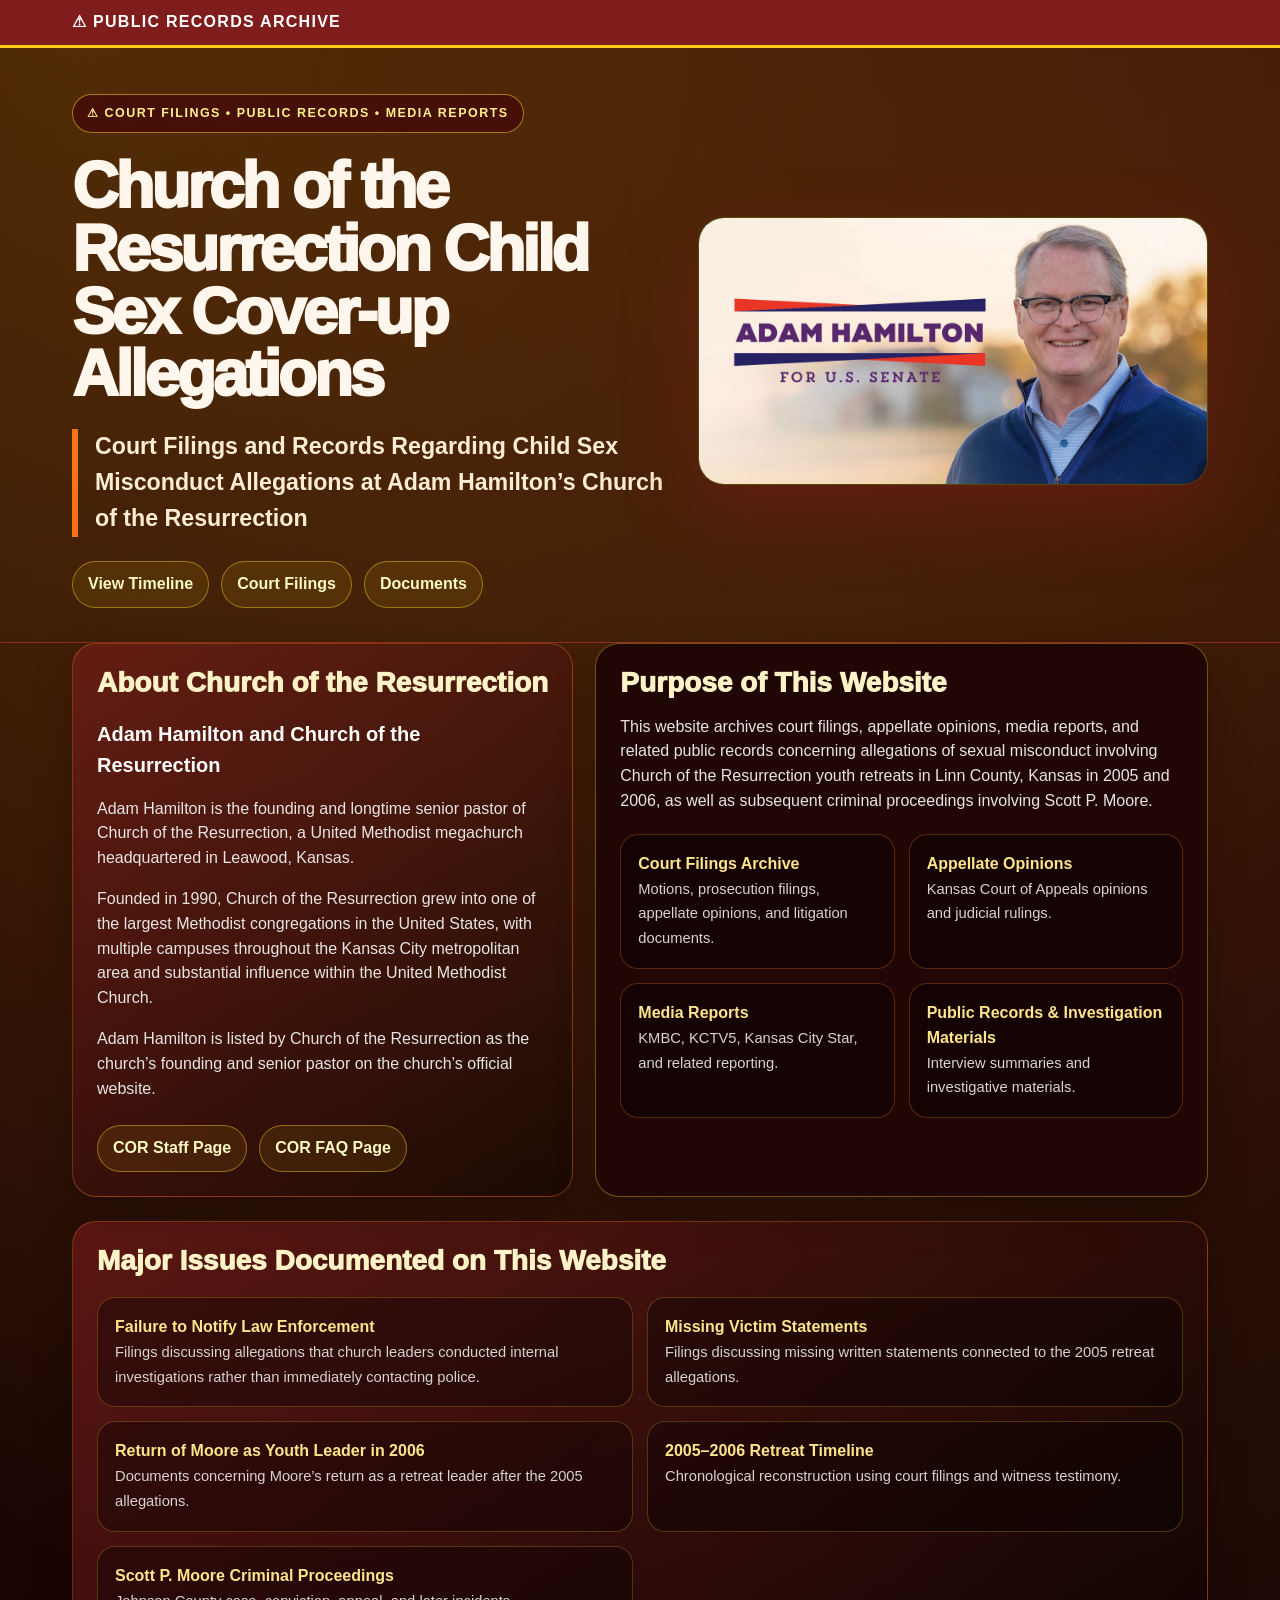
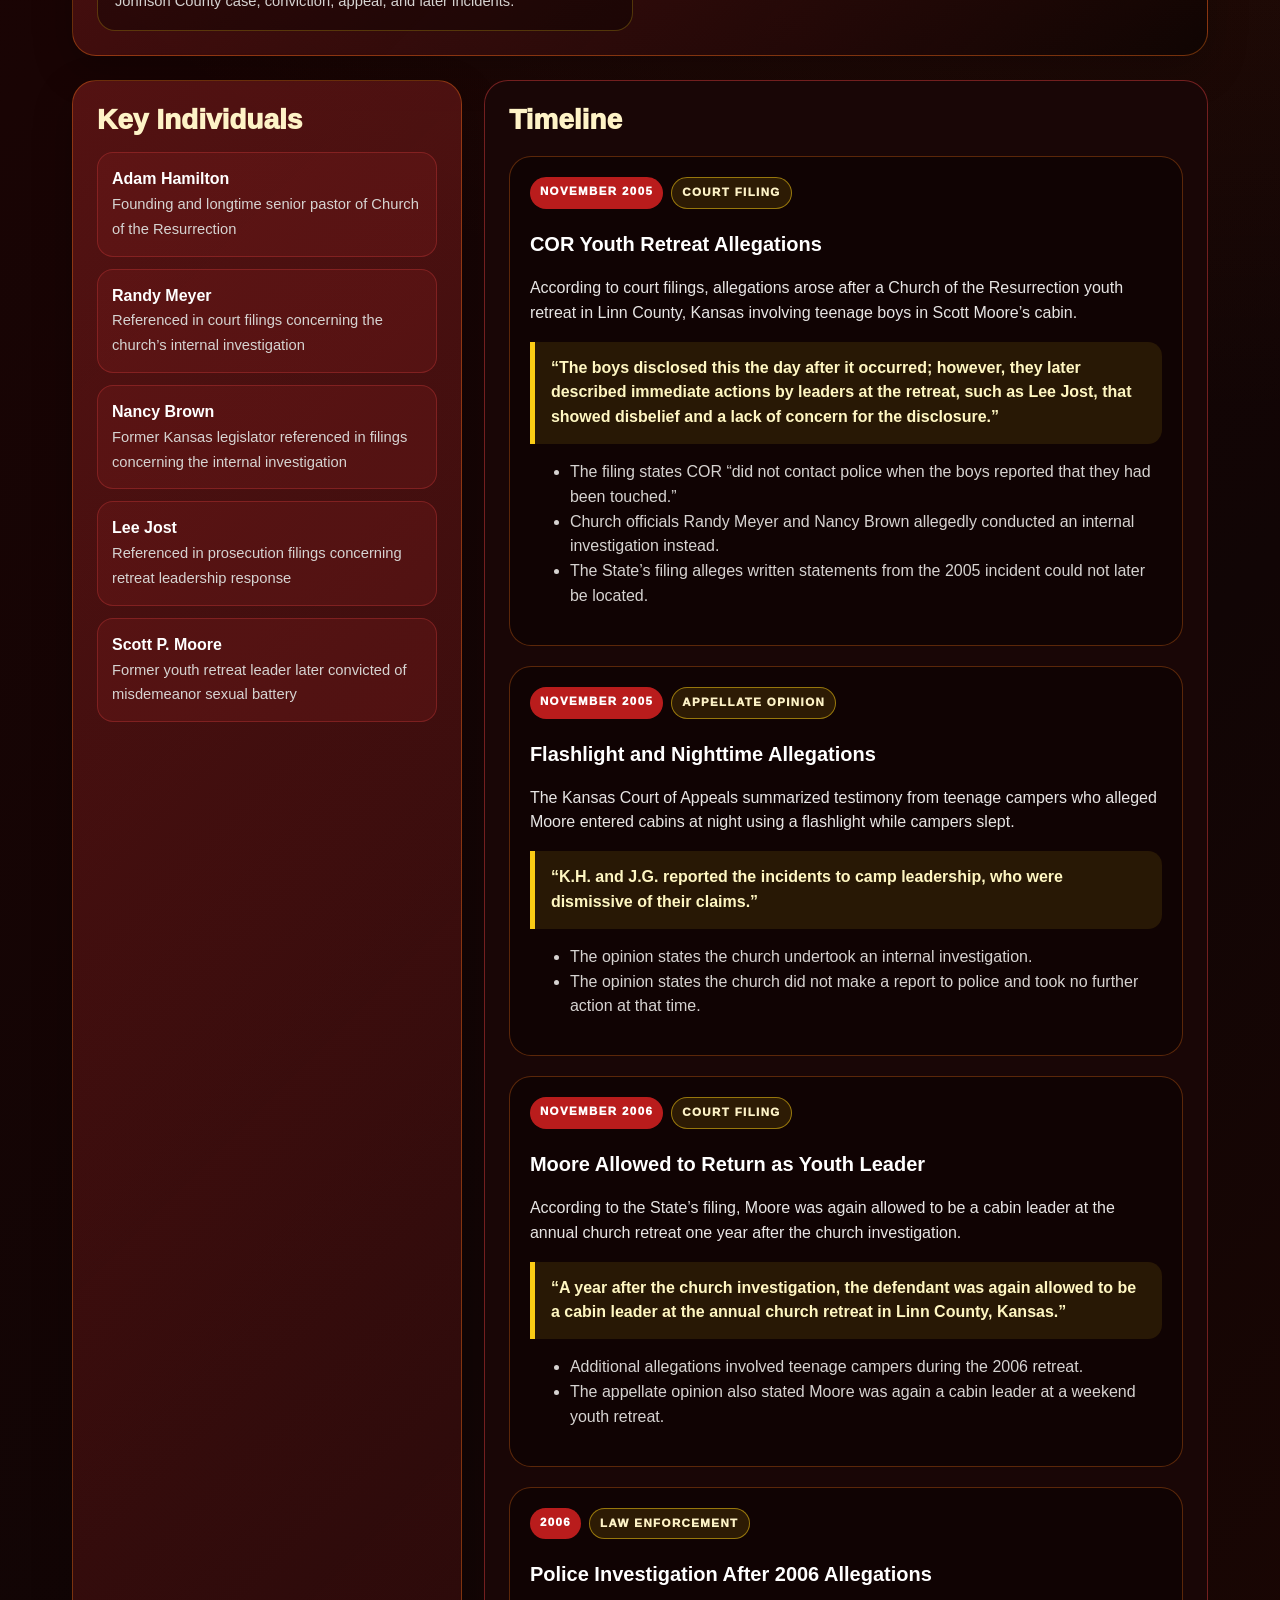
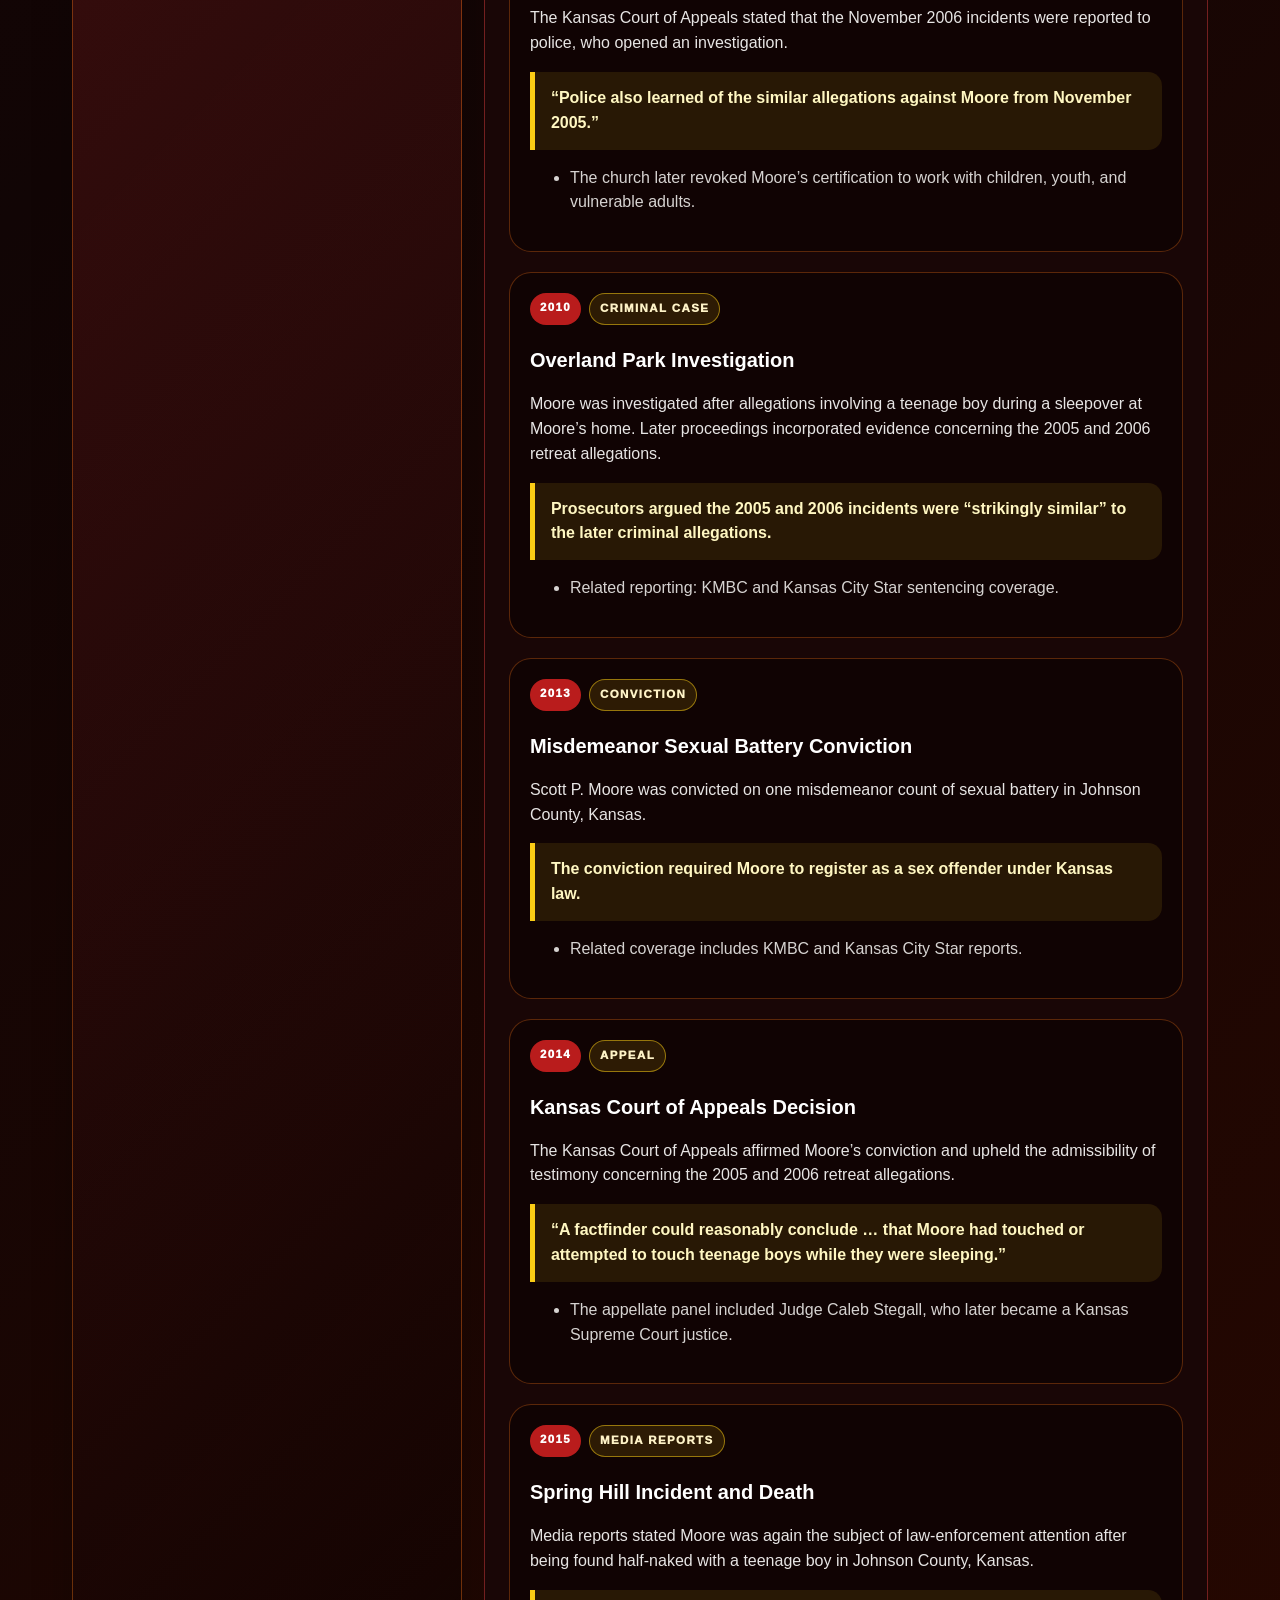
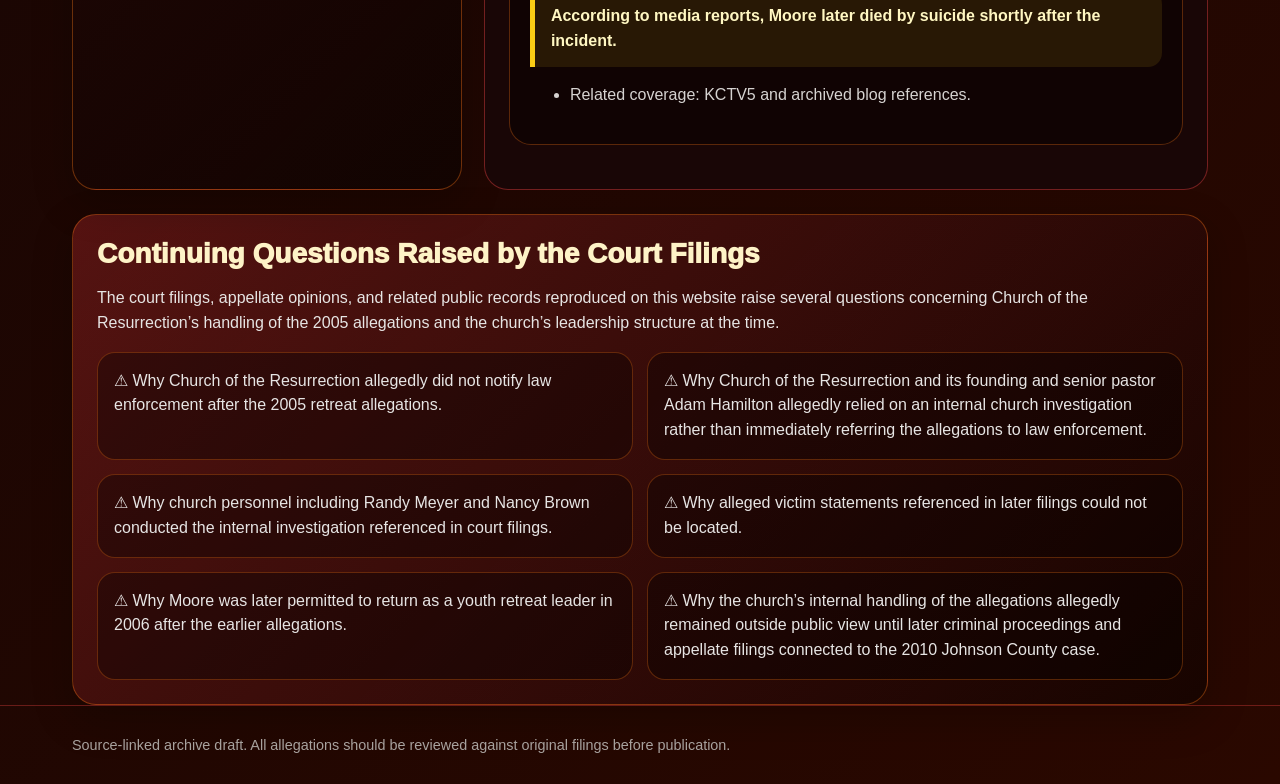
<file: index.html>
<!doctype html>
<html lang="en">
<head>
<meta charset="utf-8">
<meta name="viewport" content="width=device-width, initial-scale=1">
<title>Church of the Resurrection Child Sex Cover-up Allegations</title>
<link rel="stylesheet" href="/assets/style.css">
</head>
<body>
<div class="alertbar"><div class="wrap">⚠ Public Records Archive</div></div>

<header class="hero">
  <div class="wrap hero-grid">
    <div>
      <div class="kicker">⚠ Court Filings • Public Records • Media Reports</div>
      <h1>Church of the Resurrection Child Sex Cover-up Allegations</h1>
      <p class="subtitle">Court Filings and Records Regarding Child Sex Misconduct Allegations at Adam Hamilton’s Church of the Resurrection</p>
      <div class="buttons">
        <a class="btn" href="#timeline">View Timeline</a>
        <a class="btn" href="/court-filings/">Court Filings</a>
        <a class="btn" href="/documents/">Documents</a>
      </div>
    </div>
    <div class="hero-img"><img src="/assets/hamilton-senate-graphic.jpg" alt="Adam Hamilton for U.S. Senate graphic"></div>
  </div>
</header>
<main class="wrap">
  <section class="grid two">
    <div class="card">
      <h2>About Church of the Resurrection</h2>
      <h3>Adam Hamilton and Church of the Resurrection</h3>
      <p>Adam Hamilton is the founding and longtime senior pastor of Church of the Resurrection, a United Methodist megachurch headquartered in Leawood, Kansas.</p>
      <p>Founded in 1990, Church of the Resurrection grew into one of the largest Methodist congregations in the United States, with multiple campuses throughout the Kansas City metropolitan area and substantial influence within the United Methodist Church.</p>
      <p>Adam Hamilton is listed by Church of the Resurrection as the church’s founding and senior pastor on the church’s official website.</p>
      <div class="buttons"><a class="btn" href="https://resurrection.church/staff/">COR Staff Page</a><a class="btn" href="https://resurrection.church/faq/">COR FAQ Page</a></div>
    </div>
    <div class="card yellow">
      <h2>Purpose of This Website</h2>
      <p>This website archives court filings, appellate opinions, media reports, and related public records concerning allegations of sexual misconduct involving Church of the Resurrection youth retreats in Linn County, Kansas in 2005 and 2006, as well as subsequent criminal proceedings involving Scott P. Moore.</p>
      <div class="navcards">
        <a class="navcard" href="/court-filings/"><b>Court Filings Archive</b><br><span class="small">Motions, prosecution filings, appellate opinions, and litigation documents.</span></a>
        <a class="navcard" href="/appellate-opinions/"><b>Appellate Opinions</b><br><span class="small">Kansas Court of Appeals opinions and judicial rulings.</span></a>
        <a class="navcard" href="/media-reports/"><b>Media Reports</b><br><span class="small">KMBC, KCTV5, Kansas City Star, and related reporting.</span></a>
        <a class="navcard" href="/public-records/"><b>Public Records & Investigation Materials</b><br><span class="small">Interview summaries and investigative materials.</span></a>
      </div>
    </div>
  </section>

  <section class="card section">
    <h2>Major Issues Documented on This Website</h2>
    <div class="issues">
      <a class="issue" href="/failure-to-report/"><b>Failure to Notify Law Enforcement</b><br><span class="small">Filings discussing allegations that church leaders conducted internal investigations rather than immediately contacting police.</span></a>
      <a class="issue" href="/missing-statements/"><b>Missing Victim Statements</b><br><span class="small">Filings discussing missing written statements connected to the 2005 retreat allegations.</span></a>
      <a class="issue" href="/return-to-retreat/"><b>Return of Moore as Youth Leader in 2006</b><br><span class="small">Documents concerning Moore’s return as a retreat leader after the 2005 allegations.</span></a>
      <a class="issue" href="/timeline/"><b>2005–2006 Retreat Timeline</b><br><span class="small">Chronological reconstruction using court filings and witness testimony.</span></a>
      <a class="issue" href="/criminal-proceedings/"><b>Scott P. Moore Criminal Proceedings</b><br><span class="small">Johnson County case, conviction, appeal, and later incidents.</span></a>
    </div>
  </section>

  <section class="people-timeline">
    <aside class="card">
      <h2>Key Individuals</h2>
      <div class="person"><b>Adam Hamilton</b><span class="small">Founding and longtime senior pastor of Church of the Resurrection</span></div>
      <div class="person"><b>Randy Meyer</b><span class="small">Referenced in court filings concerning the church’s internal investigation</span></div>
      <div class="person"><b>Nancy Brown</b><span class="small">Former Kansas legislator referenced in filings concerning the internal investigation</span></div>
      <div class="person"><b>Lee Jost</b><span class="small">Referenced in prosecution filings concerning retreat leadership response</span></div>
      <div class="person"><b>Scott P. Moore</b><span class="small">Former youth retreat leader later convicted of misdemeanor sexual battery</span></div>
    </aside>
    <section id="timeline" class="timeline">
      <h2>Timeline</h2>
      <article class="event">
<div class="badges"><span class="badge red">November 2005</span><span class="badge yellow">COURT FILING</span></div>
<h3>COR Youth Retreat Allegations</h3>
<p>According to court filings, allegations arose after a Church of the Resurrection youth retreat in Linn County, Kansas involving teenage boys in Scott Moore’s cabin.</p>
<div class="quote">“The boys disclosed this the day after it occurred; however, they later described immediate actions by leaders at the retreat, such as Lee Jost, that showed disbelief and a lack of concern for the disclosure.”</div>
<ul><li>The filing states COR “did not contact police when the boys reported that they had been touched.”</li><li>Church officials Randy Meyer and Nancy Brown allegedly conducted an internal investigation instead.</li><li>The State’s filing alleges written statements from the 2005 incident could not later be located.</li></ul>
</article>
<article class="event">
<div class="badges"><span class="badge red">November 2005</span><span class="badge yellow">APPELLATE OPINION</span></div>
<h3>Flashlight and Nighttime Allegations</h3>
<p>The Kansas Court of Appeals summarized testimony from teenage campers who alleged Moore entered cabins at night using a flashlight while campers slept.</p>
<div class="quote">“K.H. and J.G. reported the incidents to camp leadership, who were dismissive of their claims.”</div>
<ul><li>The opinion states the church undertook an internal investigation.</li><li>The opinion states the church did not make a report to police and took no further action at that time.</li></ul>
</article>
<article class="event">
<div class="badges"><span class="badge red">November 2006</span><span class="badge yellow">COURT FILING</span></div>
<h3>Moore Allowed to Return as Youth Leader</h3>
<p>According to the State’s filing, Moore was again allowed to be a cabin leader at the annual church retreat one year after the church investigation.</p>
<div class="quote">“A year after the church investigation, the defendant was again allowed to be a cabin leader at the annual church retreat in Linn County, Kansas.”</div>
<ul><li>Additional allegations involved teenage campers during the 2006 retreat.</li><li>The appellate opinion also stated Moore was again a cabin leader at a weekend youth retreat.</li></ul>
</article>
<article class="event">
<div class="badges"><span class="badge red">2006</span><span class="badge yellow">LAW ENFORCEMENT</span></div>
<h3>Police Investigation After 2006 Allegations</h3>
<p>The Kansas Court of Appeals stated that the November 2006 incidents were reported to police, who opened an investigation.</p>
<div class="quote">“Police also learned of the similar allegations against Moore from November 2005.”</div>
<ul><li>The church later revoked Moore’s certification to work with children, youth, and vulnerable adults.</li></ul>
</article>
<article class="event">
<div class="badges"><span class="badge red">2010</span><span class="badge yellow">CRIMINAL CASE</span></div>
<h3>Overland Park Investigation</h3>
<p>Moore was investigated after allegations involving a teenage boy during a sleepover at Moore’s home. Later proceedings incorporated evidence concerning the 2005 and 2006 retreat allegations.</p>
<div class="quote">Prosecutors argued the 2005 and 2006 incidents were “strikingly similar” to the later criminal allegations.</div>
<ul><li>Related reporting: KMBC and Kansas City Star sentencing coverage.</li></ul>
</article>
<article class="event">
<div class="badges"><span class="badge red">2013</span><span class="badge yellow">CONVICTION</span></div>
<h3>Misdemeanor Sexual Battery Conviction</h3>
<p>Scott P. Moore was convicted on one misdemeanor count of sexual battery in Johnson County, Kansas.</p>
<div class="quote">The conviction required Moore to register as a sex offender under Kansas law.</div>
<ul><li>Related coverage includes KMBC and Kansas City Star reports.</li></ul>
</article>
<article class="event">
<div class="badges"><span class="badge red">2014</span><span class="badge yellow">APPEAL</span></div>
<h3>Kansas Court of Appeals Decision</h3>
<p>The Kansas Court of Appeals affirmed Moore’s conviction and upheld the admissibility of testimony concerning the 2005 and 2006 retreat allegations.</p>
<div class="quote">“A factfinder could reasonably conclude … that Moore had touched or attempted to touch teenage boys while they were sleeping.”</div>
<ul><li>The appellate panel included Judge Caleb Stegall, who later became a Kansas Supreme Court justice.</li></ul>
</article>
<article class="event">
<div class="badges"><span class="badge red">2015</span><span class="badge yellow">MEDIA REPORTS</span></div>
<h3>Spring Hill Incident and Death</h3>
<p>Media reports stated Moore was again the subject of law-enforcement attention after being found half-naked with a teenage boy in Johnson County, Kansas.</p>
<div class="quote">According to media reports, Moore later died by suicide shortly after the incident.</div>
<ul><li>Related coverage: KCTV5 and archived blog references.</li></ul>
</article>
    </section>
  </section>

  <section class="card section">
    <h2>Continuing Questions Raised by the Court Filings</h2>
    <p>The court filings, appellate opinions, and related public records reproduced on this website raise several questions concerning Church of the Resurrection’s handling of the 2005 allegations and the church’s leadership structure at the time.</p>
    <div class="questions">
      <div class="question">⚠ Why Church of the Resurrection allegedly did not notify law enforcement after the 2005 retreat allegations.</div>
      <div class="question">⚠ Why Church of the Resurrection and its founding and senior pastor Adam Hamilton allegedly relied on an internal church investigation rather than immediately referring the allegations to law enforcement.</div>
      <div class="question">⚠ Why church personnel including Randy Meyer and Nancy Brown conducted the internal investigation referenced in court filings.</div>
      <div class="question">⚠ Why alleged victim statements referenced in later filings could not be located.</div>
      <div class="question">⚠ Why Moore was later permitted to return as a youth retreat leader in 2006 after the earlier allegations.</div>
      <div class="question">⚠ Why the church’s internal handling of the allegations allegedly remained outside public view until later criminal proceedings and appellate filings connected to the 2010 Johnson County case.</div>
    </div>
  </section>
</main>
<footer><div class="wrap">Source-linked archive draft. All allegations should be reviewed against original filings before publication.</div></footer>
</body></html>
</file>
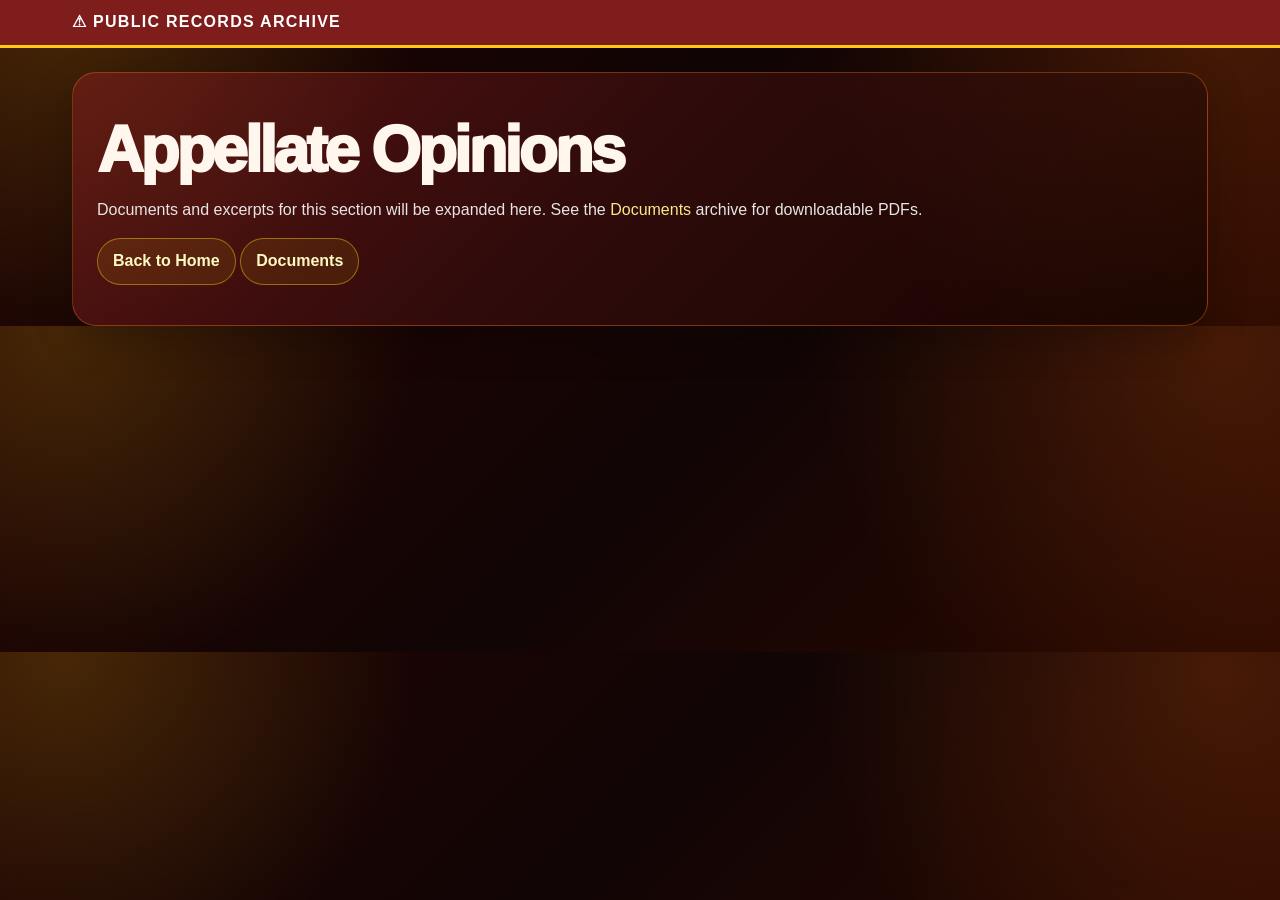
<file: appellate-opinions/index.html>
<!doctype html>
<html lang="en">
<head>
<meta charset="utf-8">
<meta name="viewport" content="width=device-width, initial-scale=1">
<title>Church of the Resurrection Child Sex Cover-up Allegations</title>
<link rel="stylesheet" href="/assets/style.css">
</head>
<body>
<div class="alertbar"><div class="wrap">⚠ Public Records Archive</div></div>
<main class="wrap"><section class="card section"><h1>Appellate Opinions</h1><p>Documents and excerpts for this section will be expanded here. See the <a href="/documents/">Documents</a> archive for downloadable PDFs.</p><p><a class="btn" href="/">Back to Home</a> <a class="btn" href="/documents/">Documents</a></p></section></main></body></html>
</file>
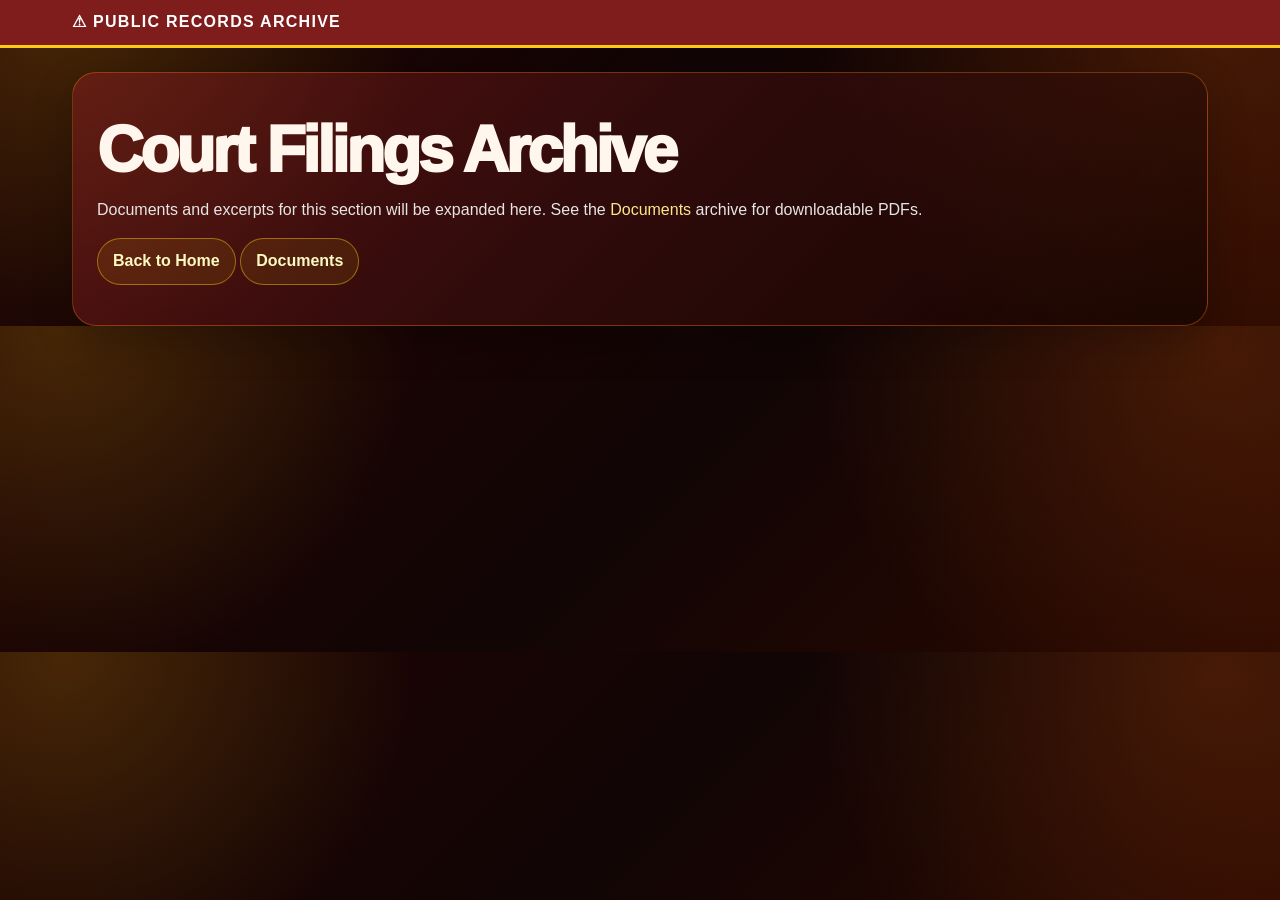
<file: court-filings/index.html>
<!doctype html>
<html lang="en">
<head>
<meta charset="utf-8">
<meta name="viewport" content="width=device-width, initial-scale=1">
<title>Church of the Resurrection Child Sex Cover-up Allegations</title>
<link rel="stylesheet" href="/assets/style.css">
</head>
<body>
<div class="alertbar"><div class="wrap">⚠ Public Records Archive</div></div>
<main class="wrap"><section class="card section"><h1>Court Filings Archive</h1><p>Documents and excerpts for this section will be expanded here. See the <a href="/documents/">Documents</a> archive for downloadable PDFs.</p><p><a class="btn" href="/">Back to Home</a> <a class="btn" href="/documents/">Documents</a></p></section></main></body></html>
</file>
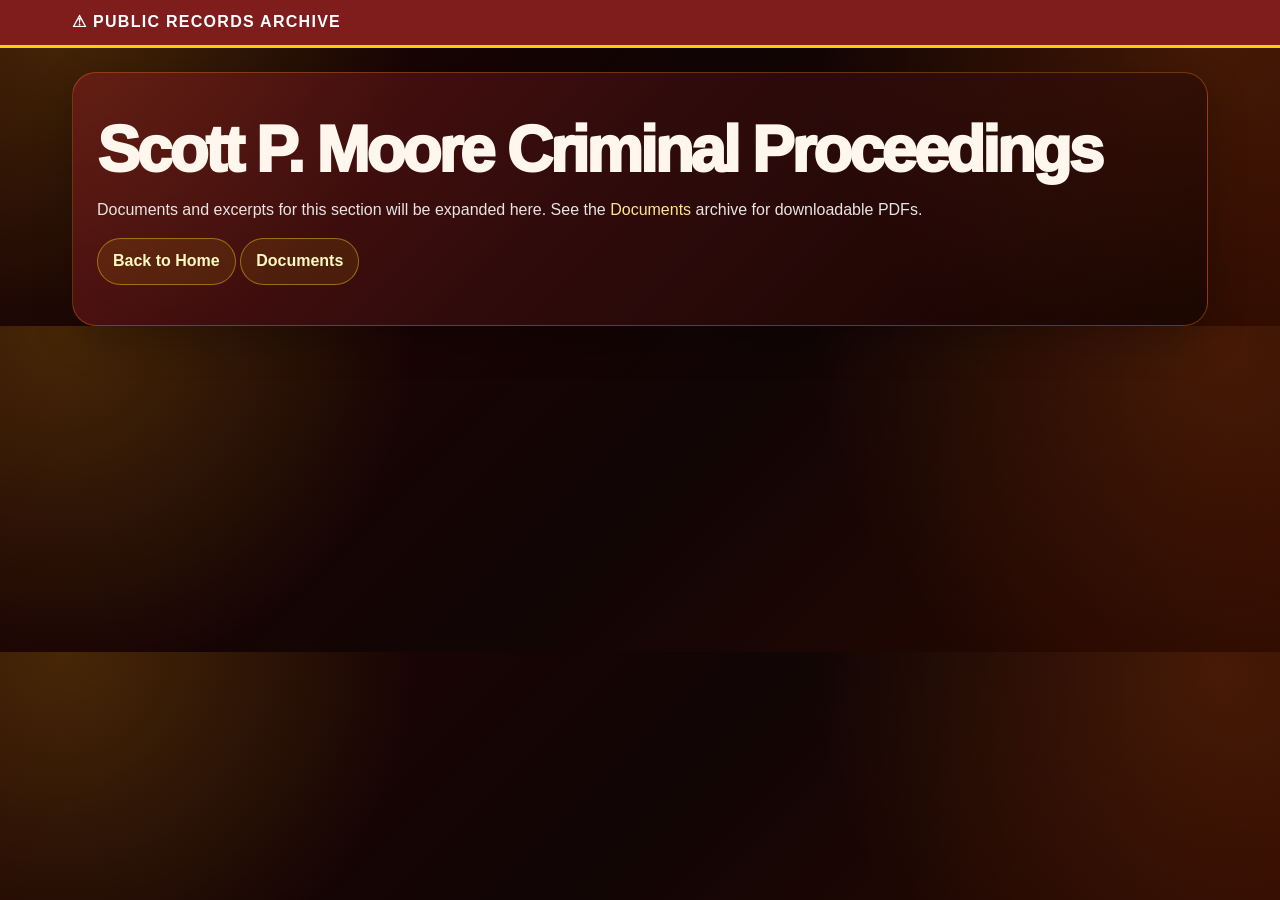
<file: criminal-proceedings/index.html>
<!doctype html>
<html lang="en">
<head>
<meta charset="utf-8">
<meta name="viewport" content="width=device-width, initial-scale=1">
<title>Church of the Resurrection Child Sex Cover-up Allegations</title>
<link rel="stylesheet" href="/assets/style.css">
</head>
<body>
<div class="alertbar"><div class="wrap">⚠ Public Records Archive</div></div>
<main class="wrap"><section class="card section"><h1>Scott P. Moore Criminal Proceedings</h1><p>Documents and excerpts for this section will be expanded here. See the <a href="/documents/">Documents</a> archive for downloadable PDFs.</p><p><a class="btn" href="/">Back to Home</a> <a class="btn" href="/documents/">Documents</a></p></section></main></body></html>
</file>
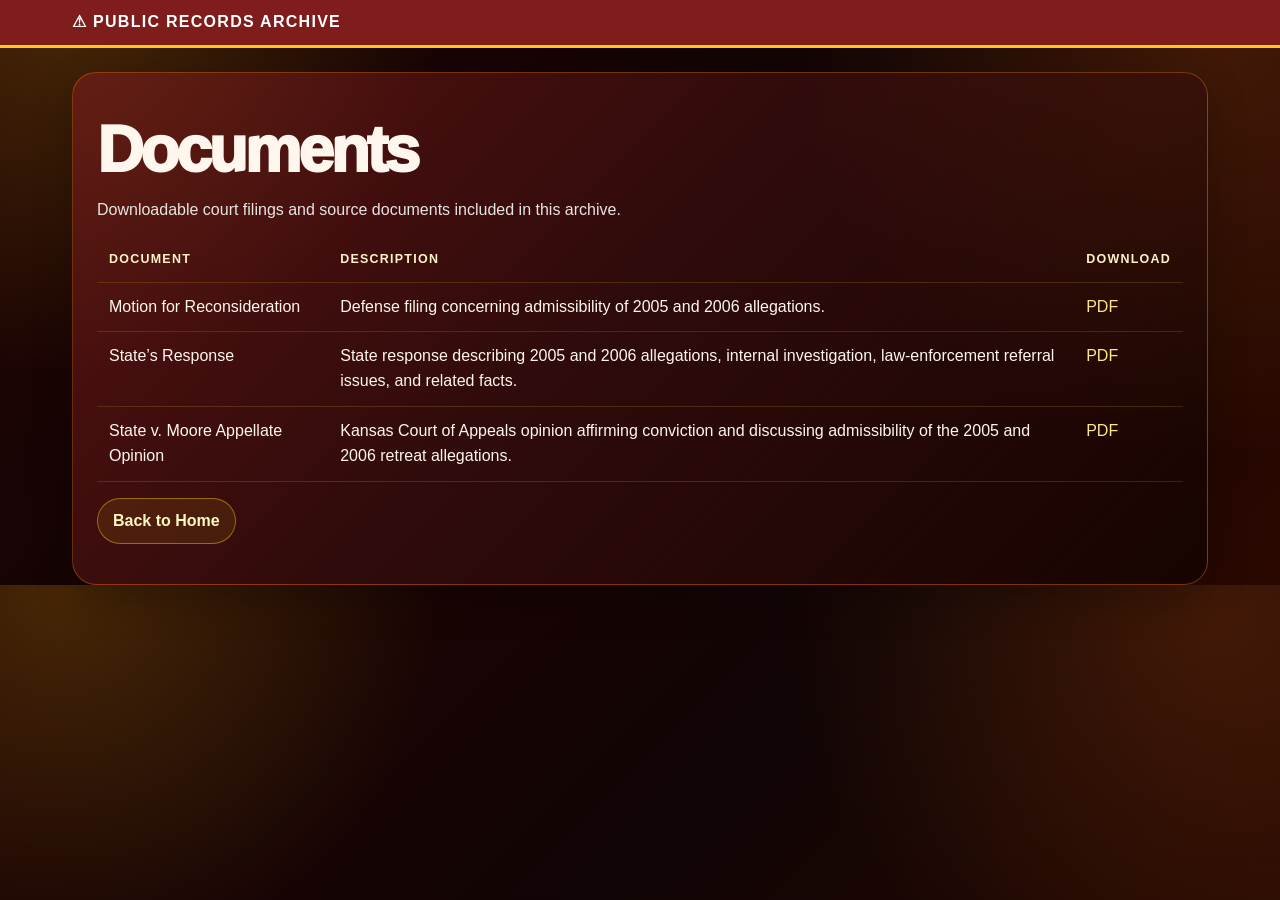
<file: documents/index.html>
<!doctype html>
<html lang="en">
<head>
<meta charset="utf-8">
<meta name="viewport" content="width=device-width, initial-scale=1">
<title>Church of the Resurrection Child Sex Cover-up Allegations</title>
<link rel="stylesheet" href="/assets/style.css">
</head>
<body>
<div class="alertbar"><div class="wrap">⚠ Public Records Archive</div></div>
<main class="wrap"><section class="card section"><h1>Documents</h1><p>Downloadable court filings and source documents included in this archive.</p>
<table class="docs"><tr><th>Document</th><th>Description</th><th>Download</th></tr>

<tr><td>Motion for Reconsideration</td><td>Defense filing concerning admissibility of 2005 and 2006 allegations.</td><td><a href="/documents/motion-for-reconsideration.pdf">PDF</a></td></tr>
<tr><td>State’s Response</td><td>State response describing 2005 and 2006 allegations, internal investigation, law-enforcement referral issues, and related facts.</td><td><a href="/documents/states-response-to-motion-for-reconsideration.pdf">PDF</a></td></tr>
<tr><td>State v. Moore Appellate Opinion</td><td>Kansas Court of Appeals opinion affirming conviction and discussing admissibility of the 2005 and 2006 retreat allegations.</td><td><a href="/documents/state-v-moore-appellate-opinion.pdf">PDF</a></td></tr>
</table><p><a class="btn" href="/">Back to Home</a></p></section></main></body></html>
</file>
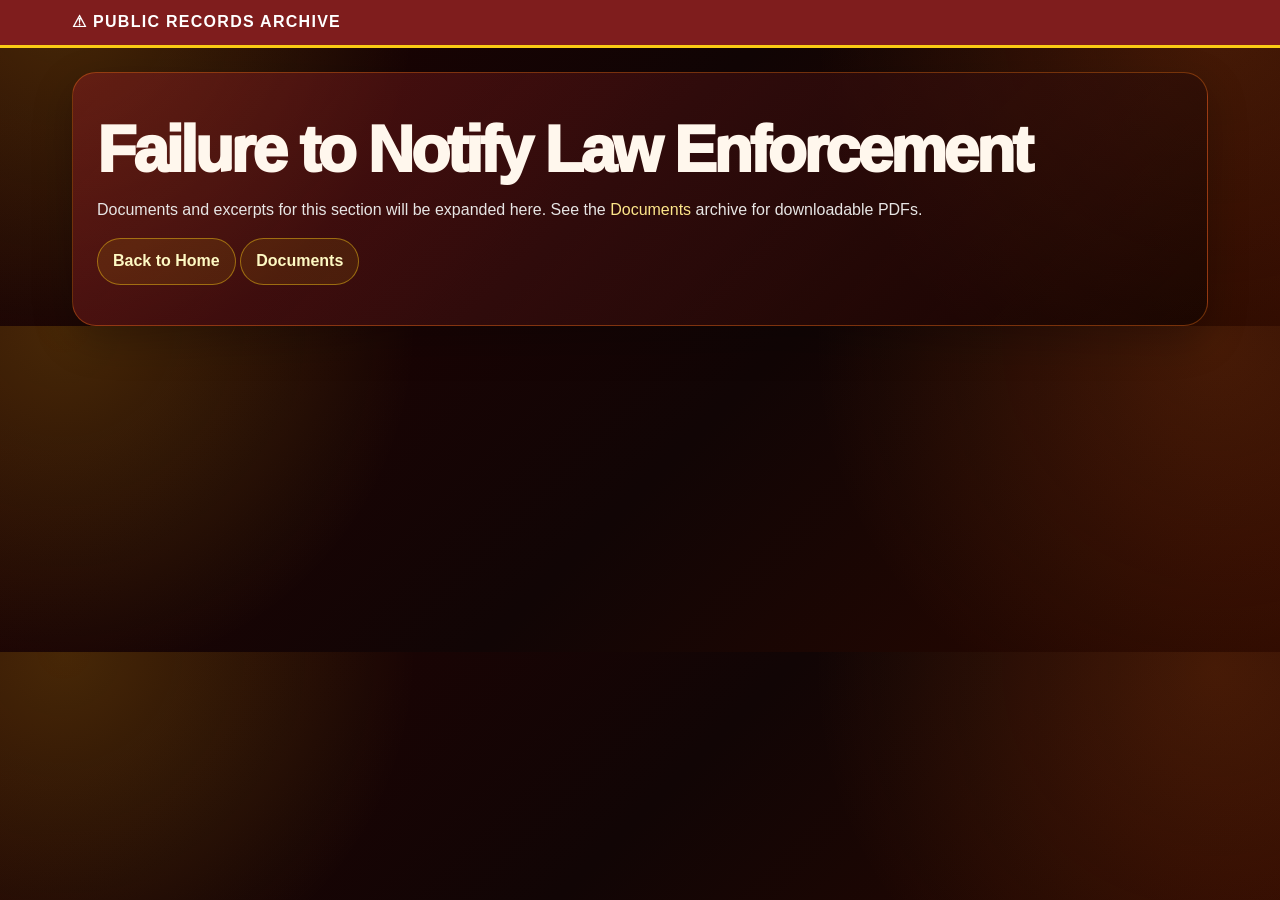
<file: failure-to-report/index.html>
<!doctype html>
<html lang="en">
<head>
<meta charset="utf-8">
<meta name="viewport" content="width=device-width, initial-scale=1">
<title>Church of the Resurrection Child Sex Cover-up Allegations</title>
<link rel="stylesheet" href="/assets/style.css">
</head>
<body>
<div class="alertbar"><div class="wrap">⚠ Public Records Archive</div></div>
<main class="wrap"><section class="card section"><h1>Failure to Notify Law Enforcement</h1><p>Documents and excerpts for this section will be expanded here. See the <a href="/documents/">Documents</a> archive for downloadable PDFs.</p><p><a class="btn" href="/">Back to Home</a> <a class="btn" href="/documents/">Documents</a></p></section></main></body></html>
</file>
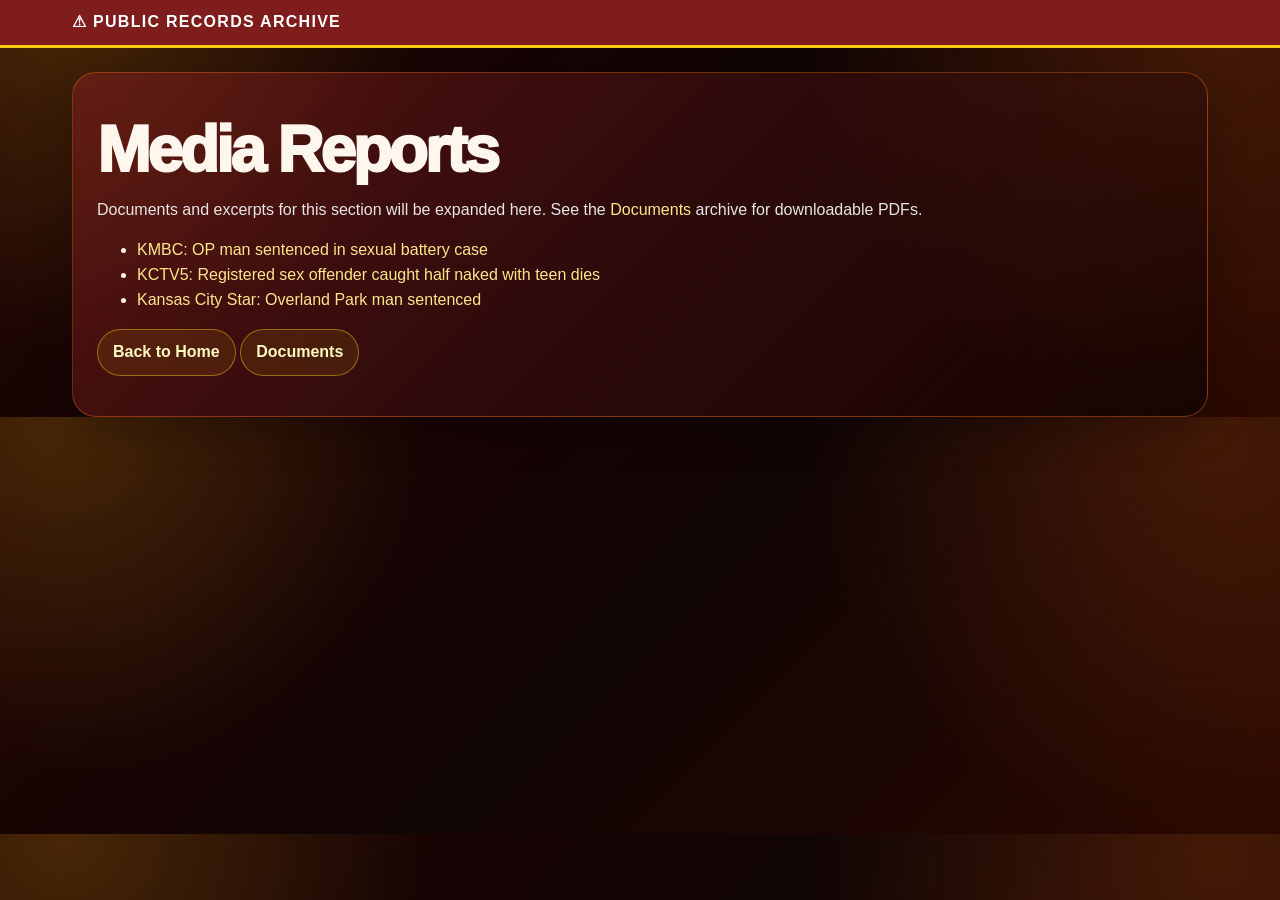
<file: media-reports/index.html>
<!doctype html>
<html lang="en">
<head>
<meta charset="utf-8">
<meta name="viewport" content="width=device-width, initial-scale=1">
<title>Church of the Resurrection Child Sex Cover-up Allegations</title>
<link rel="stylesheet" href="/assets/style.css">
</head>
<body>
<div class="alertbar"><div class="wrap">⚠ Public Records Archive</div></div>
<main class="wrap"><section class="card section"><h1>Media Reports</h1><p>Documents and excerpts for this section will be expanded here. See the <a href="/documents/">Documents</a> archive for downloadable PDFs.</p><ul><li><a href="https://www.kmbc.com/article/op-man-sentenced-in-sexual-battery-case/3698815">KMBC: OP man sentenced in sexual battery case</a></li><li><a href="https://www.kctv5.com/story/28934742/registered-sex-offender-caught-half-naked-with-teen-dies/">KCTV5: Registered sex offender caught half naked with teen dies</a></li><li><a href="https://www.kansascity.com/news/local/article316863/Overland-Park-man-sentenced-for-sexual-battery-on-teen-boy.html#storylink=cpy">Kansas City Star: Overland Park man sentenced</a></li></ul><p><a class="btn" href="/">Back to Home</a> <a class="btn" href="/documents/">Documents</a></p></section></main></body></html>
</file>
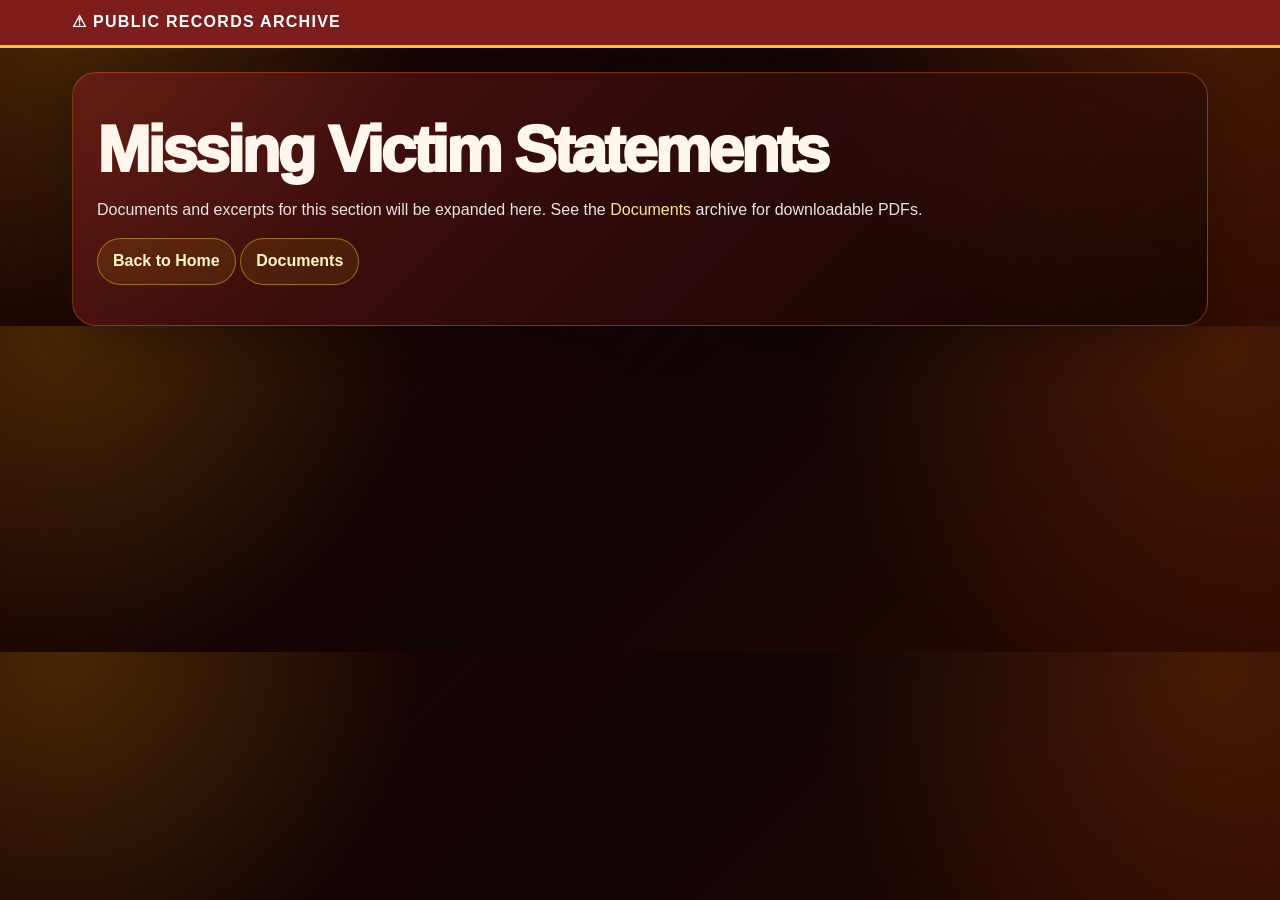
<file: missing-statements/index.html>
<!doctype html>
<html lang="en">
<head>
<meta charset="utf-8">
<meta name="viewport" content="width=device-width, initial-scale=1">
<title>Church of the Resurrection Child Sex Cover-up Allegations</title>
<link rel="stylesheet" href="/assets/style.css">
</head>
<body>
<div class="alertbar"><div class="wrap">⚠ Public Records Archive</div></div>
<main class="wrap"><section class="card section"><h1>Missing Victim Statements</h1><p>Documents and excerpts for this section will be expanded here. See the <a href="/documents/">Documents</a> archive for downloadable PDFs.</p><p><a class="btn" href="/">Back to Home</a> <a class="btn" href="/documents/">Documents</a></p></section></main></body></html>
</file>
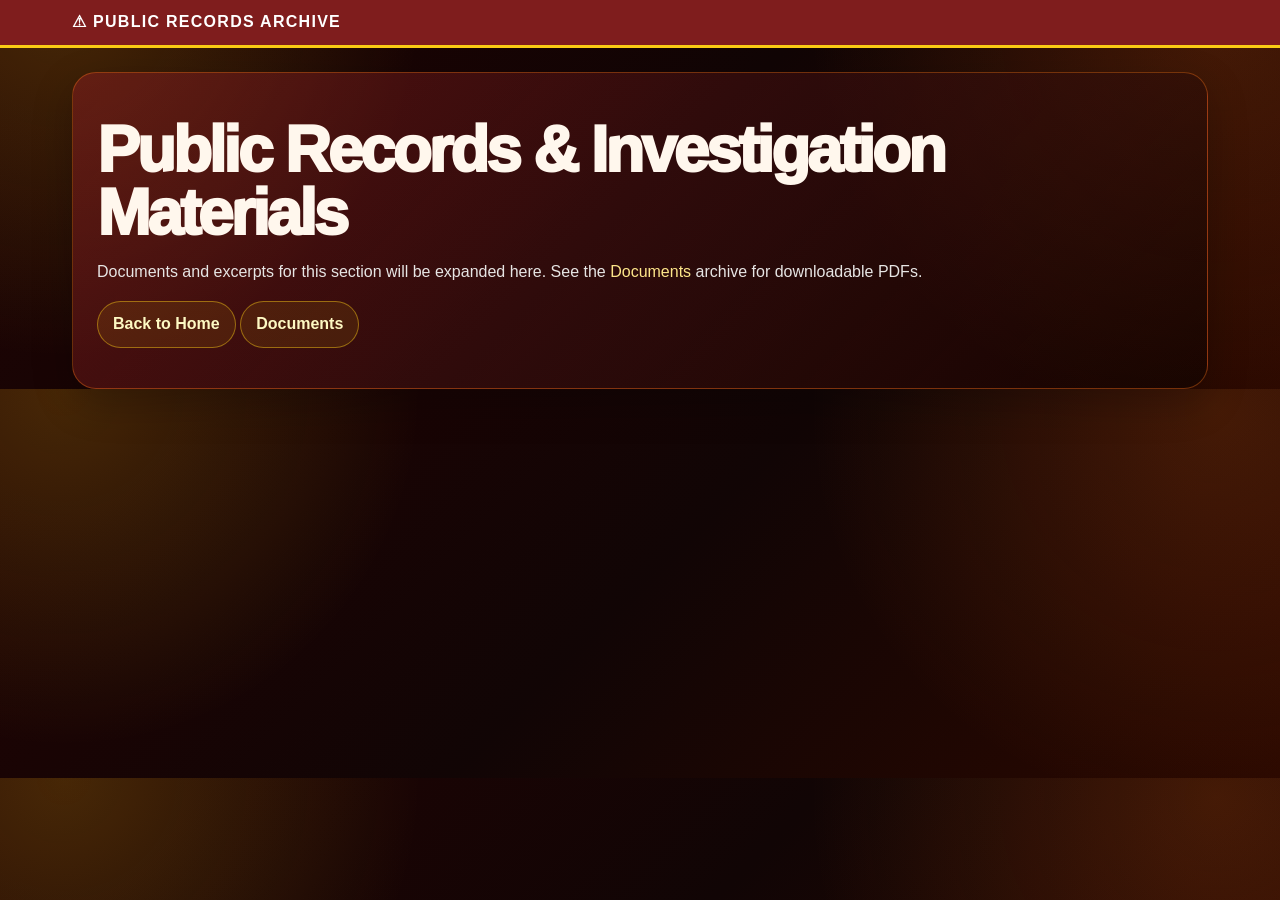
<file: public-records/index.html>
<!doctype html>
<html lang="en">
<head>
<meta charset="utf-8">
<meta name="viewport" content="width=device-width, initial-scale=1">
<title>Church of the Resurrection Child Sex Cover-up Allegations</title>
<link rel="stylesheet" href="/assets/style.css">
</head>
<body>
<div class="alertbar"><div class="wrap">⚠ Public Records Archive</div></div>
<main class="wrap"><section class="card section"><h1>Public Records &amp; Investigation Materials</h1><p>Documents and excerpts for this section will be expanded here. See the <a href="/documents/">Documents</a> archive for downloadable PDFs.</p><p><a class="btn" href="/">Back to Home</a> <a class="btn" href="/documents/">Documents</a></p></section></main></body></html>
</file>
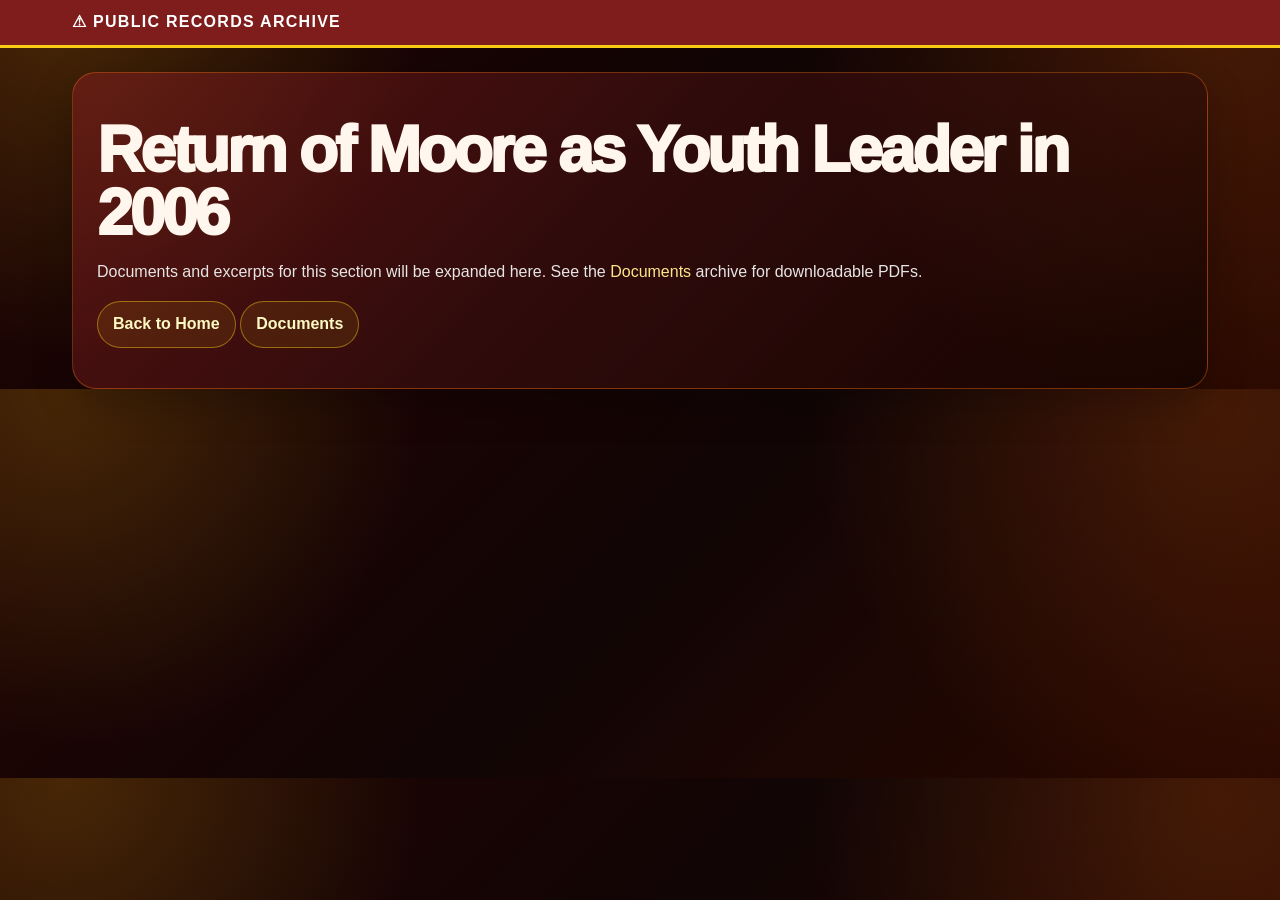
<file: return-to-retreat/index.html>
<!doctype html>
<html lang="en">
<head>
<meta charset="utf-8">
<meta name="viewport" content="width=device-width, initial-scale=1">
<title>Church of the Resurrection Child Sex Cover-up Allegations</title>
<link rel="stylesheet" href="/assets/style.css">
</head>
<body>
<div class="alertbar"><div class="wrap">⚠ Public Records Archive</div></div>
<main class="wrap"><section class="card section"><h1>Return of Moore as Youth Leader in 2006</h1><p>Documents and excerpts for this section will be expanded here. See the <a href="/documents/">Documents</a> archive for downloadable PDFs.</p><p><a class="btn" href="/">Back to Home</a> <a class="btn" href="/documents/">Documents</a></p></section></main></body></html>
</file>
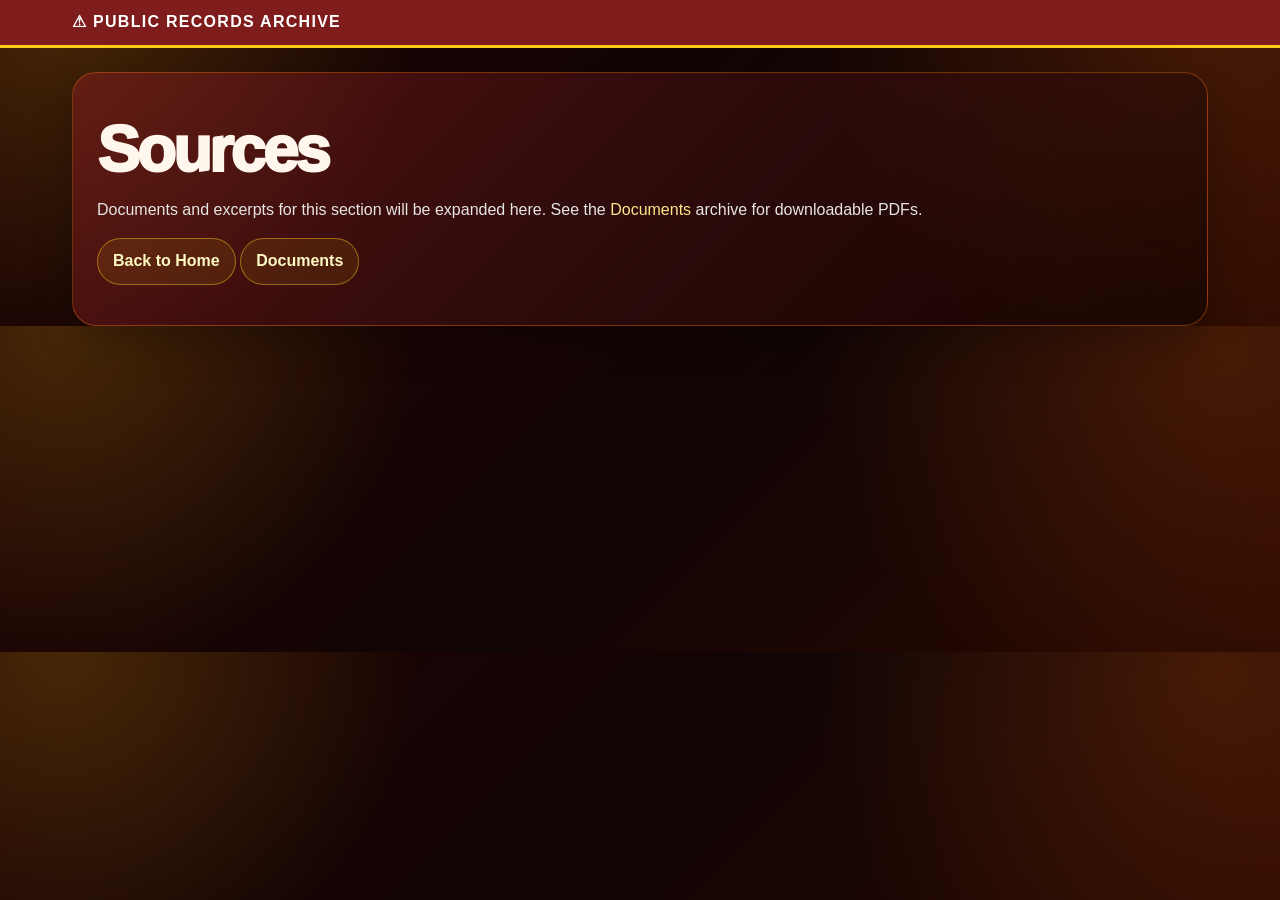
<file: sources/index.html>
<!doctype html>
<html lang="en">
<head>
<meta charset="utf-8">
<meta name="viewport" content="width=device-width, initial-scale=1">
<title>Church of the Resurrection Child Sex Cover-up Allegations</title>
<link rel="stylesheet" href="/assets/style.css">
</head>
<body>
<div class="alertbar"><div class="wrap">⚠ Public Records Archive</div></div>
<main class="wrap"><section class="card section"><h1>Sources</h1><p>Documents and excerpts for this section will be expanded here. See the <a href="/documents/">Documents</a> archive for downloadable PDFs.</p><p><a class="btn" href="/">Back to Home</a> <a class="btn" href="/documents/">Documents</a></p></section></main></body></html>
</file>
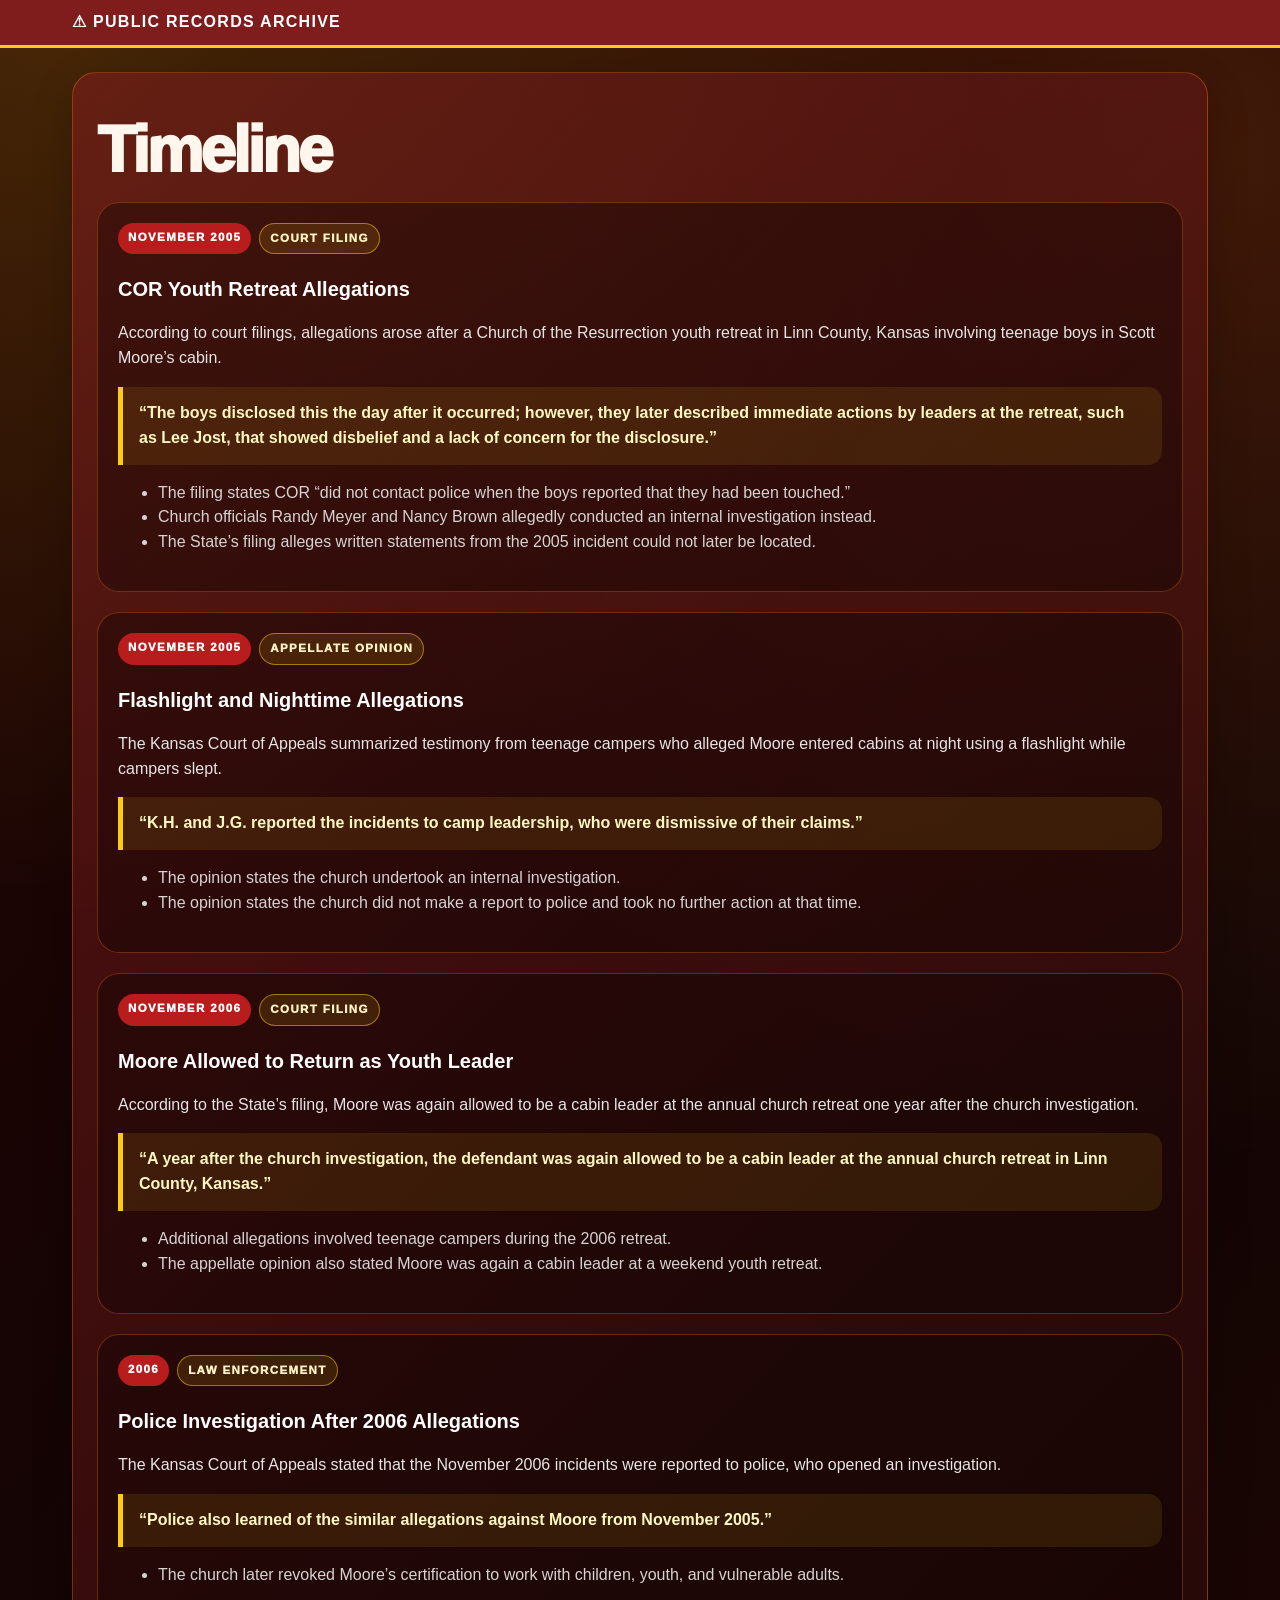
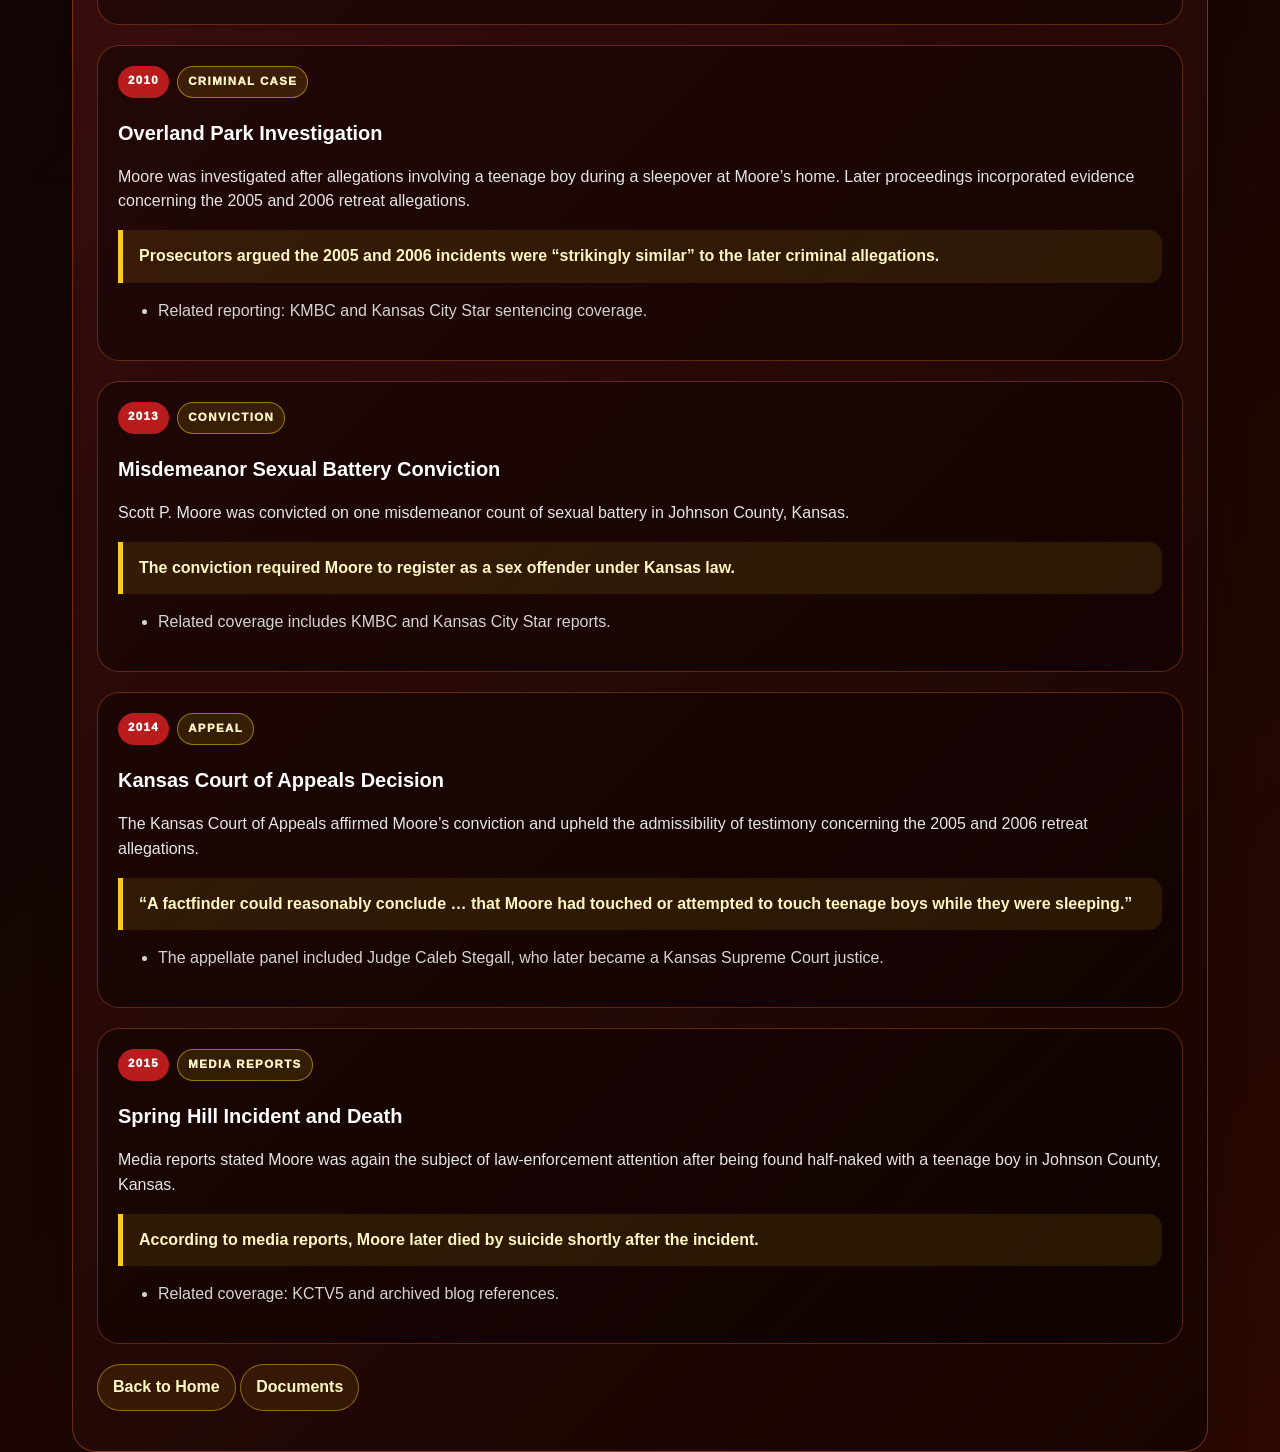
<file: timeline/index.html>
<!doctype html>
<html lang="en">
<head>
<meta charset="utf-8">
<meta name="viewport" content="width=device-width, initial-scale=1">
<title>Church of the Resurrection Child Sex Cover-up Allegations</title>
<link rel="stylesheet" href="/assets/style.css">
</head>
<body>
<div class="alertbar"><div class="wrap">⚠ Public Records Archive</div></div>
<main class="wrap"><section class="card section"><h1>Timeline</h1><article class="event">
<div class="badges"><span class="badge red">November 2005</span><span class="badge yellow">COURT FILING</span></div>
<h3>COR Youth Retreat Allegations</h3>
<p>According to court filings, allegations arose after a Church of the Resurrection youth retreat in Linn County, Kansas involving teenage boys in Scott Moore’s cabin.</p>
<div class="quote">“The boys disclosed this the day after it occurred; however, they later described immediate actions by leaders at the retreat, such as Lee Jost, that showed disbelief and a lack of concern for the disclosure.”</div>
<ul><li>The filing states COR “did not contact police when the boys reported that they had been touched.”</li><li>Church officials Randy Meyer and Nancy Brown allegedly conducted an internal investigation instead.</li><li>The State’s filing alleges written statements from the 2005 incident could not later be located.</li></ul>
</article>
<article class="event">
<div class="badges"><span class="badge red">November 2005</span><span class="badge yellow">APPELLATE OPINION</span></div>
<h3>Flashlight and Nighttime Allegations</h3>
<p>The Kansas Court of Appeals summarized testimony from teenage campers who alleged Moore entered cabins at night using a flashlight while campers slept.</p>
<div class="quote">“K.H. and J.G. reported the incidents to camp leadership, who were dismissive of their claims.”</div>
<ul><li>The opinion states the church undertook an internal investigation.</li><li>The opinion states the church did not make a report to police and took no further action at that time.</li></ul>
</article>
<article class="event">
<div class="badges"><span class="badge red">November 2006</span><span class="badge yellow">COURT FILING</span></div>
<h3>Moore Allowed to Return as Youth Leader</h3>
<p>According to the State’s filing, Moore was again allowed to be a cabin leader at the annual church retreat one year after the church investigation.</p>
<div class="quote">“A year after the church investigation, the defendant was again allowed to be a cabin leader at the annual church retreat in Linn County, Kansas.”</div>
<ul><li>Additional allegations involved teenage campers during the 2006 retreat.</li><li>The appellate opinion also stated Moore was again a cabin leader at a weekend youth retreat.</li></ul>
</article>
<article class="event">
<div class="badges"><span class="badge red">2006</span><span class="badge yellow">LAW ENFORCEMENT</span></div>
<h3>Police Investigation After 2006 Allegations</h3>
<p>The Kansas Court of Appeals stated that the November 2006 incidents were reported to police, who opened an investigation.</p>
<div class="quote">“Police also learned of the similar allegations against Moore from November 2005.”</div>
<ul><li>The church later revoked Moore’s certification to work with children, youth, and vulnerable adults.</li></ul>
</article>
<article class="event">
<div class="badges"><span class="badge red">2010</span><span class="badge yellow">CRIMINAL CASE</span></div>
<h3>Overland Park Investigation</h3>
<p>Moore was investigated after allegations involving a teenage boy during a sleepover at Moore’s home. Later proceedings incorporated evidence concerning the 2005 and 2006 retreat allegations.</p>
<div class="quote">Prosecutors argued the 2005 and 2006 incidents were “strikingly similar” to the later criminal allegations.</div>
<ul><li>Related reporting: KMBC and Kansas City Star sentencing coverage.</li></ul>
</article>
<article class="event">
<div class="badges"><span class="badge red">2013</span><span class="badge yellow">CONVICTION</span></div>
<h3>Misdemeanor Sexual Battery Conviction</h3>
<p>Scott P. Moore was convicted on one misdemeanor count of sexual battery in Johnson County, Kansas.</p>
<div class="quote">The conviction required Moore to register as a sex offender under Kansas law.</div>
<ul><li>Related coverage includes KMBC and Kansas City Star reports.</li></ul>
</article>
<article class="event">
<div class="badges"><span class="badge red">2014</span><span class="badge yellow">APPEAL</span></div>
<h3>Kansas Court of Appeals Decision</h3>
<p>The Kansas Court of Appeals affirmed Moore’s conviction and upheld the admissibility of testimony concerning the 2005 and 2006 retreat allegations.</p>
<div class="quote">“A factfinder could reasonably conclude … that Moore had touched or attempted to touch teenage boys while they were sleeping.”</div>
<ul><li>The appellate panel included Judge Caleb Stegall, who later became a Kansas Supreme Court justice.</li></ul>
</article>
<article class="event">
<div class="badges"><span class="badge red">2015</span><span class="badge yellow">MEDIA REPORTS</span></div>
<h3>Spring Hill Incident and Death</h3>
<p>Media reports stated Moore was again the subject of law-enforcement attention after being found half-naked with a teenage boy in Johnson County, Kansas.</p>
<div class="quote">According to media reports, Moore later died by suicide shortly after the incident.</div>
<ul><li>Related coverage: KCTV5 and archived blog references.</li></ul>
</article><p><a class="btn" href="/">Back to Home</a> <a class="btn" href="/documents/">Documents</a></p></section></main></body></html>
</file>
<file: assets/style.css>
:root{
  --bg:#120505; --panel:#1b0707; --panel2:#250808; --red:#dc2626; --orange:#f97316; --yellow:#facc15;
  --text:#fff7ed; --muted:#d6d3d1; --line:rgba(250,204,21,.28);
}
*{box-sizing:border-box}
html{scroll-behavior:smooth}
body{margin:0;background:
radial-gradient(circle at 5% 0%, rgba(250,204,21,.18), transparent 28%),
radial-gradient(circle at 95% 5%, rgba(249,115,22,.18), transparent 32%),
linear-gradient(135deg,#210303,#110505 50%,#2a0800);
color:var(--text);font-family:Arial, Helvetica, sans-serif;line-height:1.55}
a{color:#fde68a;text-decoration:none}
a:hover{text-decoration:underline}
.wrap{max-width:1180px;margin:0 auto;padding:0 22px}
.alertbar{background:#7f1d1d;color:#fff;border-bottom:3px solid var(--yellow);font-weight:900;letter-spacing:.08em;text-transform:uppercase}
.alertbar .wrap{padding:10px 22px;display:flex;gap:10px;align-items:center}
.hero{padding:46px 0 34px;border-bottom:1px solid rgba(239,68,68,.45);position:relative;overflow:hidden}
.hero-grid{display:grid;grid-template-columns:1.08fr .92fr;gap:28px;align-items:center}
.kicker{display:inline-flex;gap:9px;align-items:center;border:1px solid rgba(250,204,21,.55);background:rgba(69,10,10,.78);color:#fef08a;padding:9px 14px;border-radius:999px;font-size:.78rem;font-weight:900;letter-spacing:.12em;text-transform:uppercase}
h1{font-size:clamp(2.4rem,5vw,5.1rem);line-height:.98;margin:22px 0 16px;font-weight:1000;letter-spacing:-.05em}
.subtitle{border-left:6px solid var(--orange);padding-left:17px;color:#ffedd5;font-size:clamp(1.05rem,2vw,1.45rem);font-weight:800;max-width:760px}
.hero-img{border-radius:26px;border:1px solid rgba(250,204,21,.35);box-shadow:0 30px 70px rgba(127,29,29,.45);overflow:hidden;background:#000}
.hero-img img{display:block;width:100%;height:auto}
.buttons{display:flex;flex-wrap:wrap;gap:12px;margin-top:24px}
.btn{display:inline-flex;align-items:center;gap:8px;border:1px solid rgba(250,204,21,.45);background:rgba(250,204,21,.09);color:#fef9c3;border-radius:999px;padding:10px 15px;font-weight:800}
.btn:hover{background:rgba(250,204,21,.18);text-decoration:none}
main{padding:34px 0 50px}
.grid{display:grid;gap:22px}
.two{grid-template-columns:.9fr 1.1fr}
.card{background:linear-gradient(135deg,rgba(127,29,29,.58),rgba(0,0,0,.42));border:1px solid rgba(249,115,22,.38);border-radius:24px;padding:24px;box-shadow:0 14px 40px rgba(0,0,0,.22)}
.card.yellow{border-color:rgba(250,204,21,.38);background:#210606}
h2{font-size:1.75rem;line-height:1.1;margin:0 0 16px;color:#fef3c7;font-weight:1000}
h3{margin:20px 0 8px;color:#fff;font-size:1.25rem}
p{color:#e7e5e4}
.navcards,.issues{display:grid;grid-template-columns:repeat(2,minmax(0,1fr));gap:14px;margin-top:20px}
.navcard,.issue{display:block;background:rgba(0,0,0,.34);border:1px solid rgba(249,115,22,.3);border-radius:18px;padding:17px}
.issue{border-color:rgba(250,204,21,.24)}
.navcard:hover,.issue:hover{background:rgba(127,29,29,.45);border-color:rgba(250,204,21,.65);text-decoration:none}
.small{font-size:.92rem;color:#d6d3d1}
.section{margin-top:24px}
.people-timeline{display:grid;grid-template-columns:.7fr 1.3fr;gap:22px;margin-top:24px}
.person{border:1px solid rgba(239,68,68,.28);background:rgba(127,29,29,.28);border-radius:16px;padding:14px;margin:12px 0}
.person b{display:block;color:#fff}
.timeline{background:#190606;border:1px solid rgba(239,68,68,.42);border-radius:24px;padding:24px}
.event{position:relative;background:rgba(0,0,0,.34);border:1px solid rgba(249,115,22,.32);border-radius:22px;padding:20px;margin:20px 0}
.badges{display:flex;flex-wrap:wrap;gap:8px;margin-bottom:12px}
.badge{font-size:.72rem;text-transform:uppercase;letter-spacing:.12em;font-weight:1000;padding:6px 10px;border-radius:999px}
.badge.red{background:#b91c1c;color:white}
.badge.yellow{background:rgba(250,204,21,.12);border:1px solid rgba(250,204,21,.52);color:#fef3c7}
.quote{border-left:5px solid var(--yellow);background:rgba(250,204,21,.1);padding:14px 16px;border-radius:0 14px 14px 0;color:#fff7c2;font-weight:700}
.event ul{color:#d6d3d1}
.questions{display:grid;grid-template-columns:repeat(2,minmax(0,1fr));gap:14px}
.question{background:rgba(0,0,0,.34);border:1px solid rgba(249,115,22,.3);border-radius:18px;padding:16px;color:#e7e5e4}
.docs{width:100%;border-collapse:collapse;margin-top:14px}
.docs td,.docs th{border-bottom:1px solid rgba(250,204,21,.16);padding:12px;text-align:left;vertical-align:top}
.docs th{color:#fef3c7;text-transform:uppercase;font-size:.78rem;letter-spacing:.1em}
footer{border-top:1px solid rgba(239,68,68,.35);padding:28px 0;color:#a8a29e;font-size:.9rem}
@media(max-width:850px){
 .hero-grid,.two,.people-timeline{grid-template-columns:1fr}
 .navcards,.issues,.questions{grid-template-columns:1fr}
 h1{font-size:2.55rem}
}
</file>
